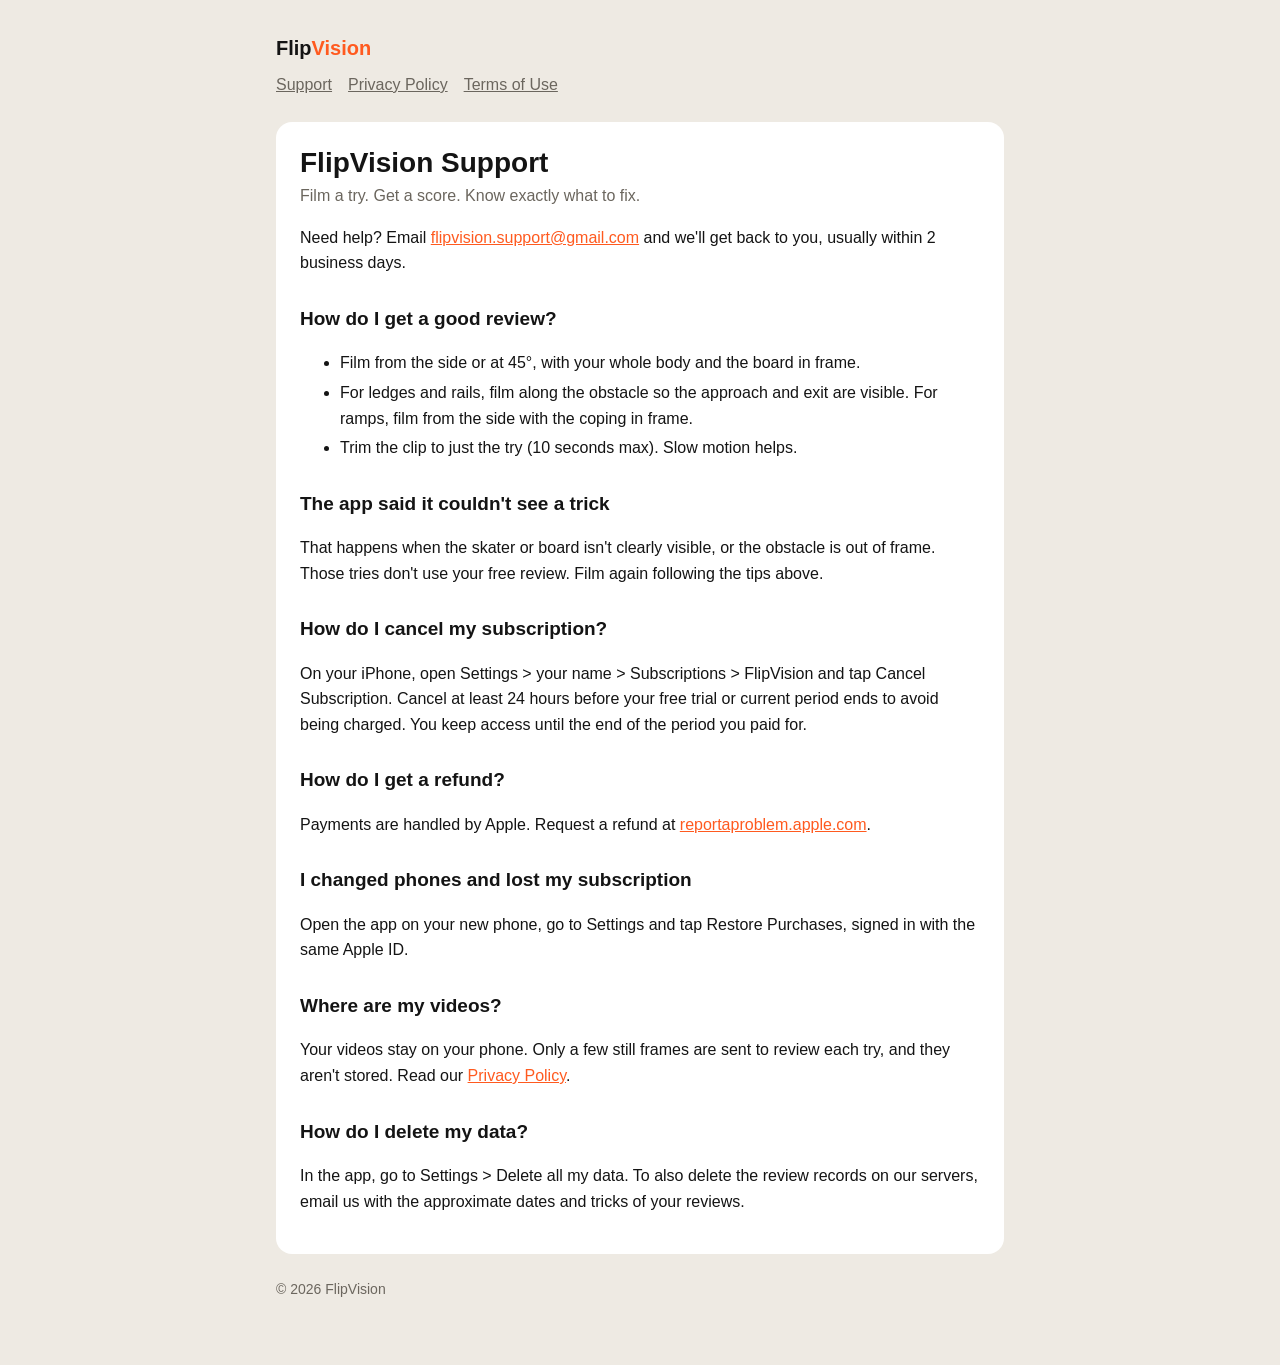
<file: index.html>
<!doctype html>
<html lang="en">
<head>
<meta charset="utf-8">
<meta name="viewport" content="width=device-width, initial-scale=1">
<title>FlipVision Support</title>
<link rel="stylesheet" href="style.css">
</head>
<body>
<main>
<header><a href="./">Flip<span>Vision</span></a></header>
<nav><a href="./">Support</a><a href="privacy.html">Privacy Policy</a><a href="terms.html">Terms of Use</a></nav>
<article>
<h1>FlipVision Support</h1>
<p class="meta">Film a try. Get a score. Know exactly what to fix.</p>
<p>Need help? Email <a href="mailto:flipvision.support@gmail.com">flipvision.support@gmail.com</a> and we'll get back to you, usually within 2 business days.</p>

<h2>How do I get a good review?</h2>
<ul>
<li>Film from the side or at 45°, with your whole body and the board in frame.</li>
<li>For ledges and rails, film along the obstacle so the approach and exit are visible. For ramps, film from the side with the coping in frame.</li>
<li>Trim the clip to just the try (10 seconds max). Slow motion helps.</li>
</ul>

<h2>The app said it couldn't see a trick</h2>
<p>That happens when the skater or board isn't clearly visible, or the obstacle is out of frame. Those tries don't use your free review. Film again following the tips above.</p>

<h2>How do I cancel my subscription?</h2>
<p>On your iPhone, open Settings &gt; your name &gt; Subscriptions &gt; FlipVision and tap Cancel Subscription. Cancel at least 24 hours before your free trial or current period ends to avoid being charged. You keep access until the end of the period you paid for.</p>

<h2>How do I get a refund?</h2>
<p>Payments are handled by Apple. Request a refund at <a href="https://reportaproblem.apple.com">reportaproblem.apple.com</a>.</p>

<h2>I changed phones and lost my subscription</h2>
<p>Open the app on your new phone, go to Settings and tap Restore Purchases, signed in with the same Apple ID.</p>

<h2>Where are my videos?</h2>
<p>Your videos stay on your phone. Only a few still frames are sent to review each try, and they aren't stored. Read our <a href="privacy.html">Privacy Policy</a>.</p>

<h2>How do I delete my data?</h2>
<p>In the app, go to Settings &gt; Delete all my data. To also delete the review records on our servers, email us with the approximate dates and tricks of your reviews.</p>
</article>
<footer>© 2026 FlipVision</footer>
</main>
</body>
</html>
</file>
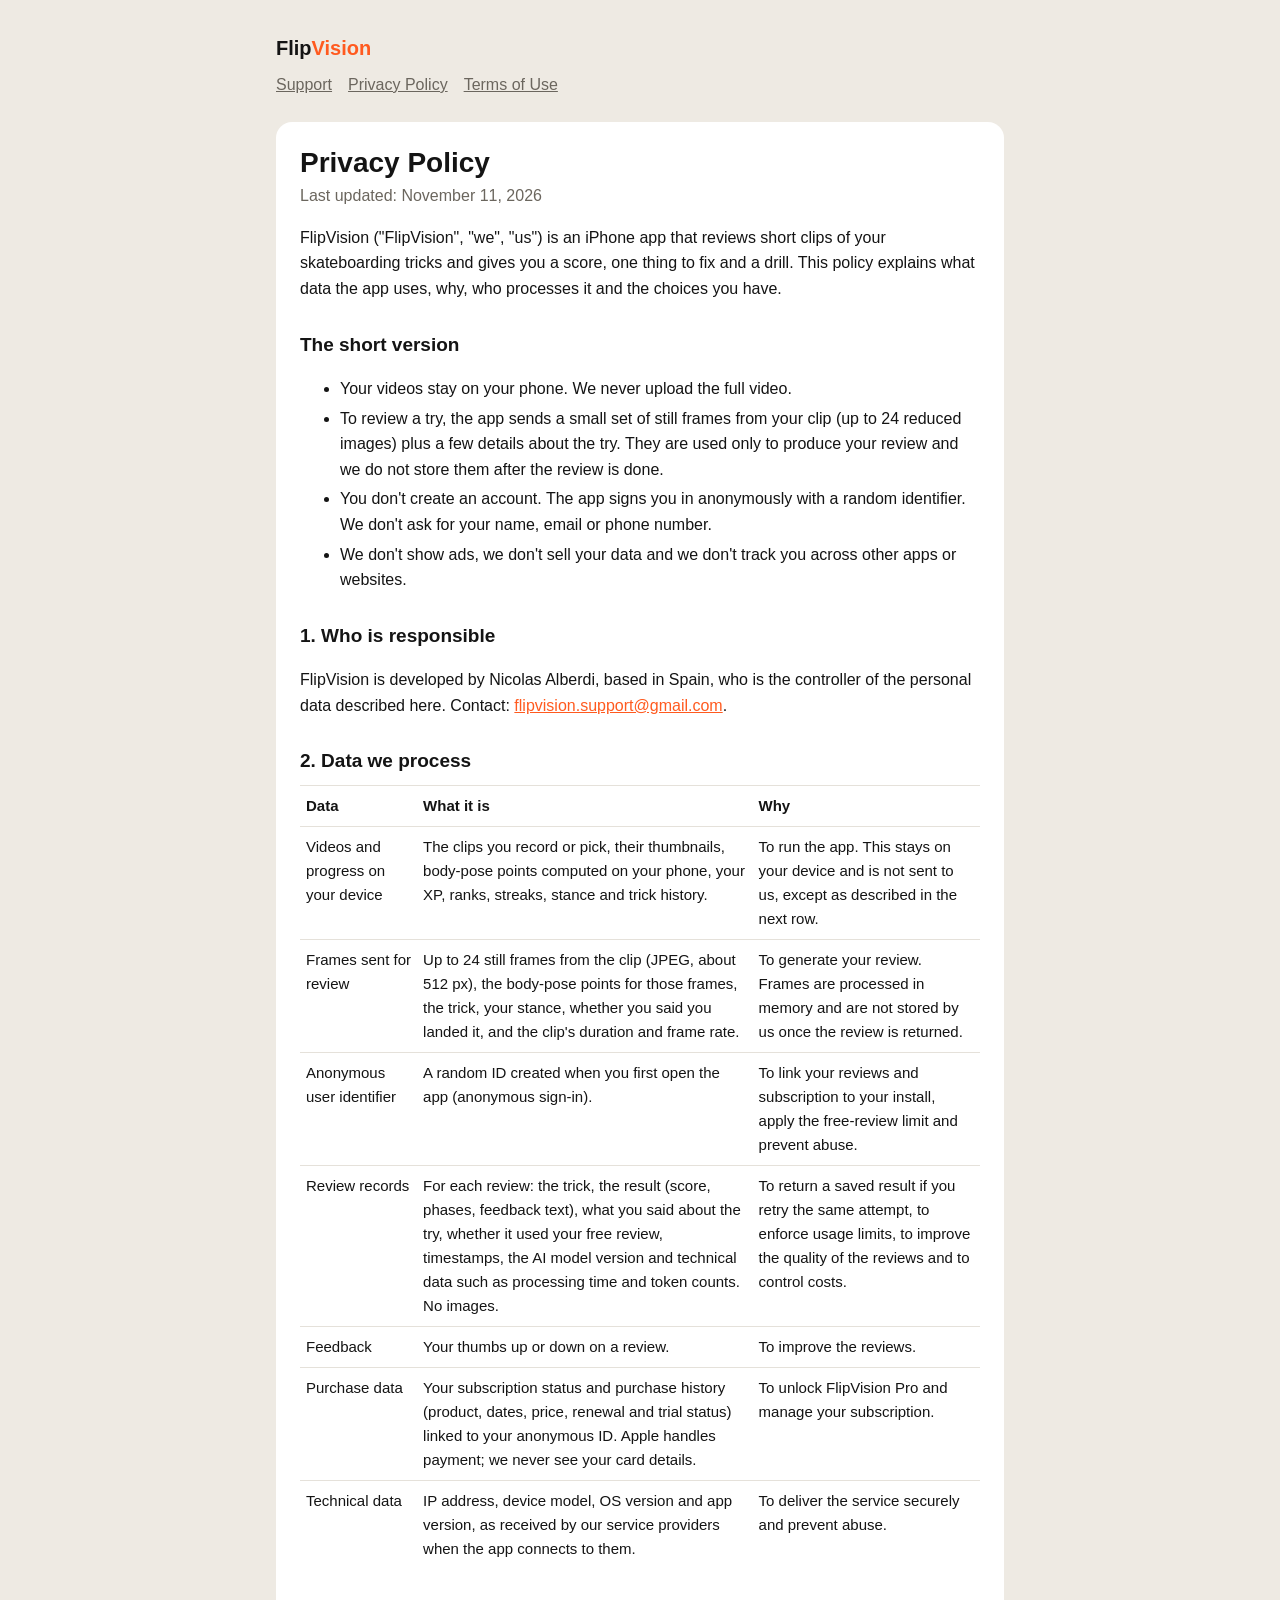
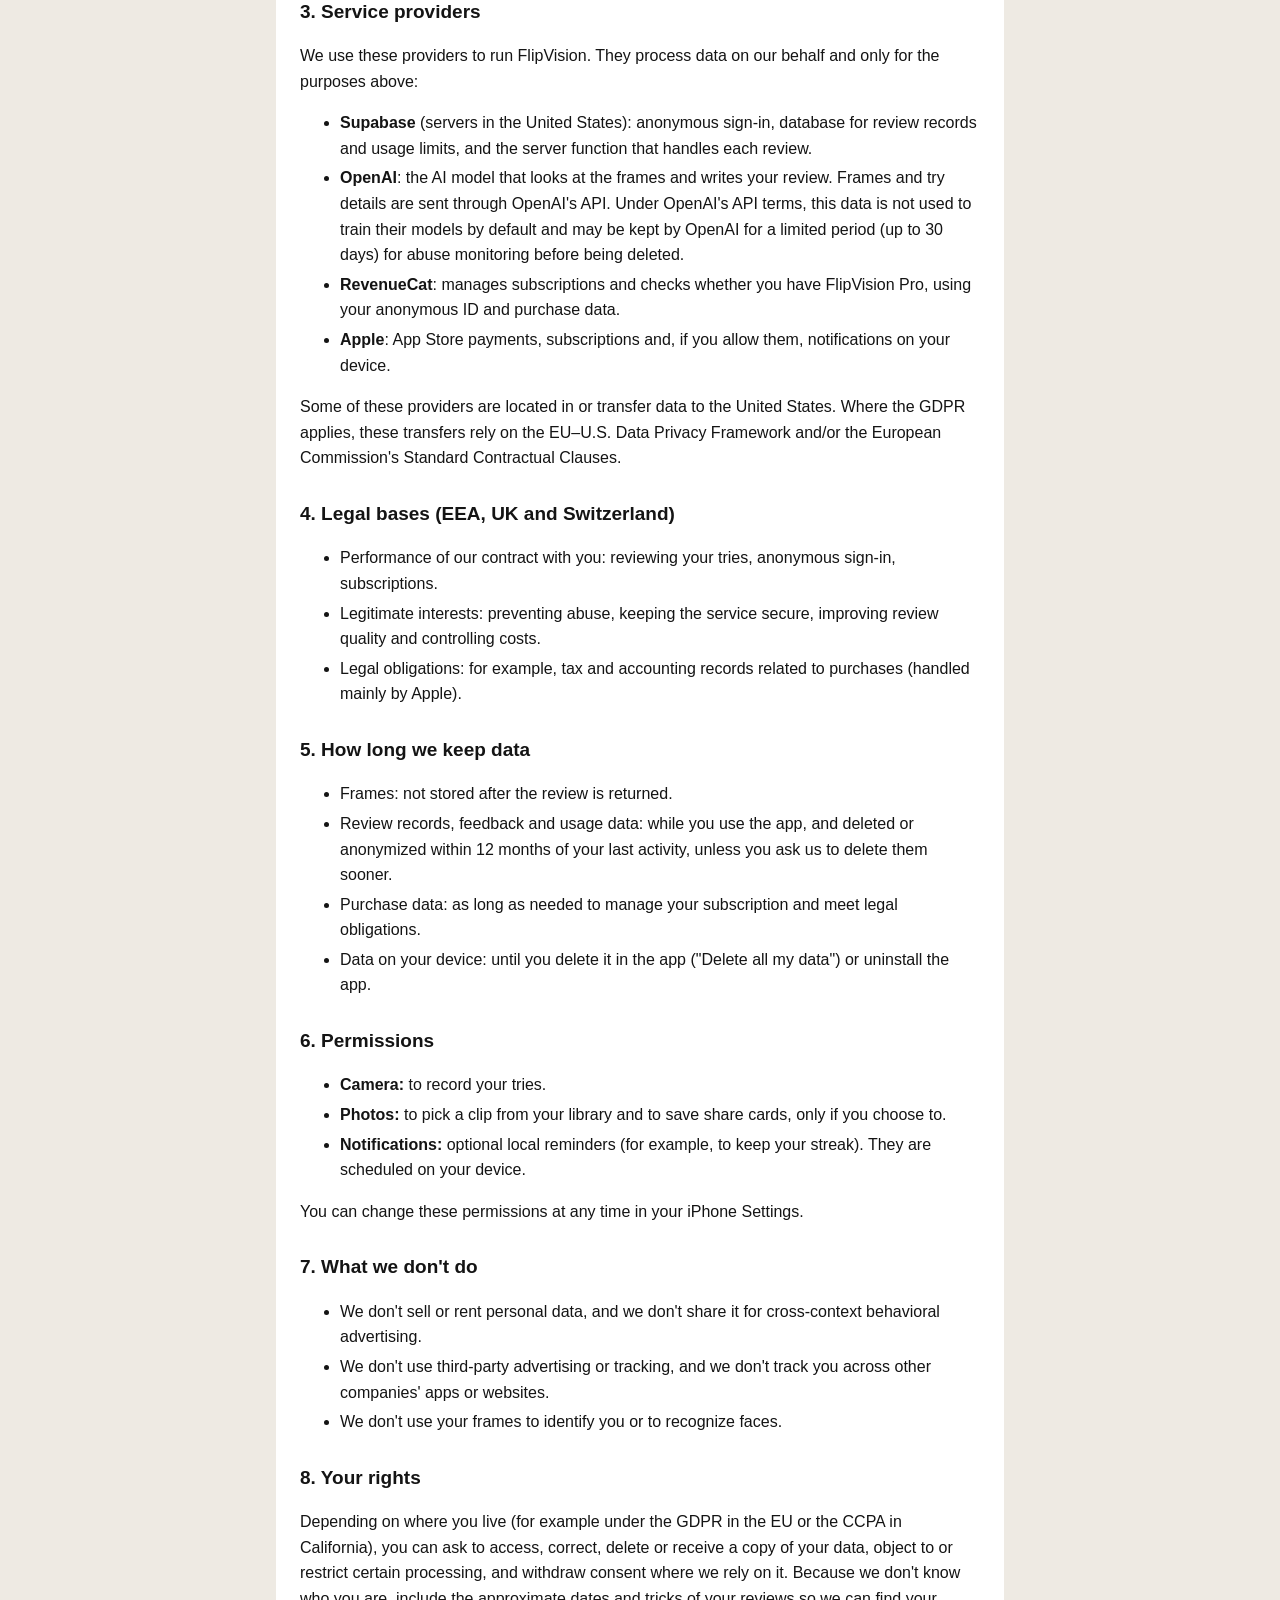
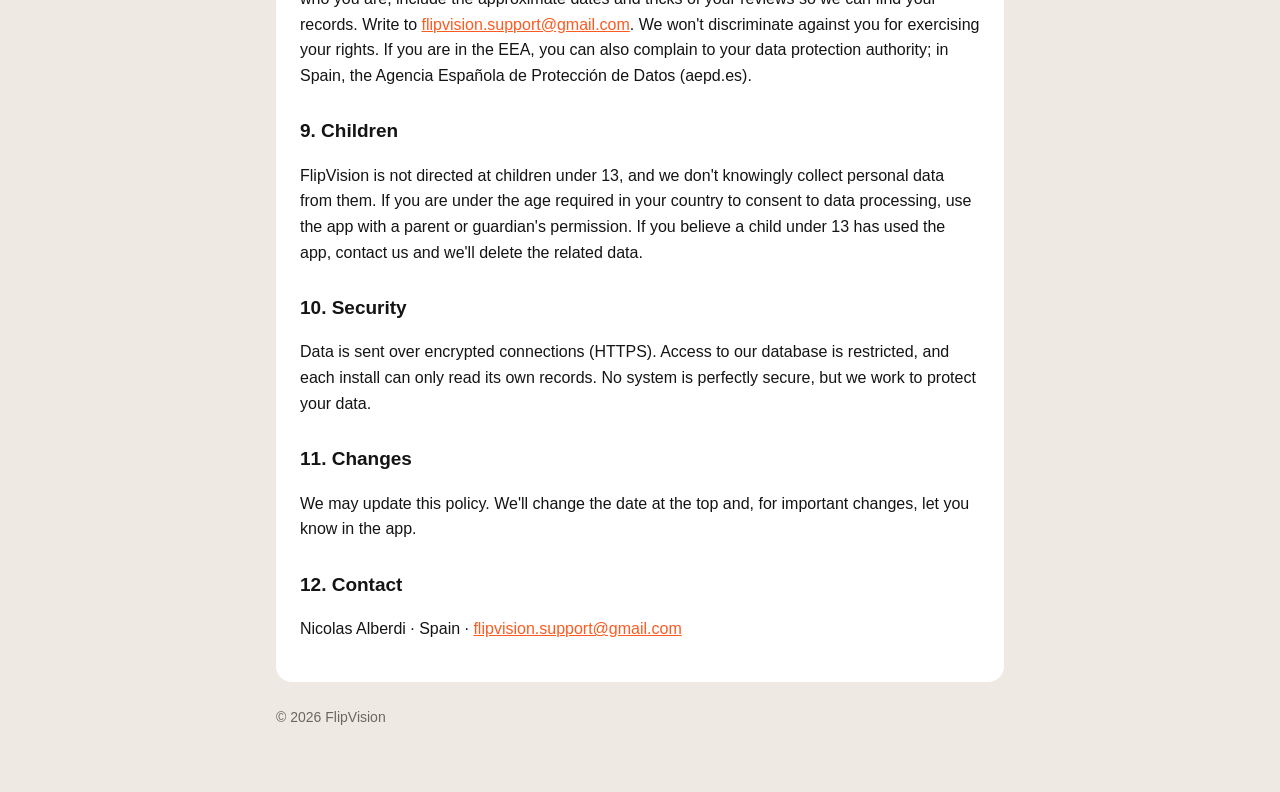
<file: privacy.html>
<!doctype html>
<html lang="en">
<head>
<meta charset="utf-8">
<meta name="viewport" content="width=device-width, initial-scale=1">
<title>Privacy Policy · FlipVision</title>
<link rel="stylesheet" href="style.css">
</head>
<body>
<main>
<header><a href="./">Flip<span>Vision</span></a></header>
<nav><a href="./">Support</a><a href="privacy.html">Privacy Policy</a><a href="terms.html">Terms of Use</a></nav>
<article>
<h1>Privacy Policy</h1>
<p class="meta">Last updated: November 11, 2026</p>

<p>FlipVision ("FlipVision", "we", "us") is an iPhone app that reviews short clips of your skateboarding tricks and gives you a score, one thing to fix and a drill. This policy explains what data the app uses, why, who processes it and the choices you have.</p>

<h2>The short version</h2>
<ul>
<li>Your videos stay on your phone. We never upload the full video.</li>
<li>To review a try, the app sends a small set of still frames from your clip (up to 24 reduced images) plus a few details about the try. They are used only to produce your review and we do not store them after the review is done.</li>
<li>You don't create an account. The app signs you in anonymously with a random identifier. We don't ask for your name, email or phone number.</li>
<li>We don't show ads, we don't sell your data and we don't track you across other apps or websites.</li>
</ul>

<h2>1. Who is responsible</h2>
<p>FlipVision is developed by Nicolas Alberdi, based in Spain, who is the controller of the personal data described here. Contact: <a href="mailto:flipvision.support@gmail.com">flipvision.support@gmail.com</a>.</p>

<h2>2. Data we process</h2>
<table>
<tr><th>Data</th><th>What it is</th><th>Why</th></tr>
<tr><td>Videos and progress on your device</td><td>The clips you record or pick, their thumbnails, body-pose points computed on your phone, your XP, ranks, streaks, stance and trick history.</td><td>To run the app. This stays on your device and is not sent to us, except as described in the next row.</td></tr>
<tr><td>Frames sent for review</td><td>Up to 24 still frames from the clip (JPEG, about 512 px), the body-pose points for those frames, the trick, your stance, whether you said you landed it, and the clip's duration and frame rate.</td><td>To generate your review. Frames are processed in memory and are not stored by us once the review is returned.</td></tr>
<tr><td>Anonymous user identifier</td><td>A random ID created when you first open the app (anonymous sign-in).</td><td>To link your reviews and subscription to your install, apply the free-review limit and prevent abuse.</td></tr>
<tr><td>Review records</td><td>For each review: the trick, the result (score, phases, feedback text), what you said about the try, whether it used your free review, timestamps, the AI model version and technical data such as processing time and token counts. No images.</td><td>To return a saved result if you retry the same attempt, to enforce usage limits, to improve the quality of the reviews and to control costs.</td></tr>
<tr><td>Feedback</td><td>Your thumbs up or down on a review.</td><td>To improve the reviews.</td></tr>
<tr><td>Purchase data</td><td>Your subscription status and purchase history (product, dates, price, renewal and trial status) linked to your anonymous ID. Apple handles payment; we never see your card details.</td><td>To unlock FlipVision Pro and manage your subscription.</td></tr>
<tr><td>Technical data</td><td>IP address, device model, OS version and app version, as received by our service providers when the app connects to them.</td><td>To deliver the service securely and prevent abuse.</td></tr>
</table>

<h2>3. Service providers</h2>
<p>We use these providers to run FlipVision. They process data on our behalf and only for the purposes above:</p>
<ul>
<li><strong>Supabase</strong> (servers in the United States): anonymous sign-in, database for review records and usage limits, and the server function that handles each review.</li>
<li><strong>OpenAI</strong>: the AI model that looks at the frames and writes your review. Frames and try details are sent through OpenAI's API. Under OpenAI's API terms, this data is not used to train their models by default and may be kept by OpenAI for a limited period (up to 30 days) for abuse monitoring before being deleted.</li>
<li><strong>RevenueCat</strong>: manages subscriptions and checks whether you have FlipVision Pro, using your anonymous ID and purchase data.</li>
<li><strong>Apple</strong>: App Store payments, subscriptions and, if you allow them, notifications on your device.</li>
</ul>
<p>Some of these providers are located in or transfer data to the United States. Where the GDPR applies, these transfers rely on the EU–U.S. Data Privacy Framework and/or the European Commission's Standard Contractual Clauses.</p>

<h2>4. Legal bases (EEA, UK and Switzerland)</h2>
<ul>
<li>Performance of our contract with you: reviewing your tries, anonymous sign-in, subscriptions.</li>
<li>Legitimate interests: preventing abuse, keeping the service secure, improving review quality and controlling costs.</li>
<li>Legal obligations: for example, tax and accounting records related to purchases (handled mainly by Apple).</li>
</ul>

<h2>5. How long we keep data</h2>
<ul>
<li>Frames: not stored after the review is returned.</li>
<li>Review records, feedback and usage data: while you use the app, and deleted or anonymized within 12 months of your last activity, unless you ask us to delete them sooner.</li>
<li>Purchase data: as long as needed to manage your subscription and meet legal obligations.</li>
<li>Data on your device: until you delete it in the app ("Delete all my data") or uninstall the app.</li>
</ul>

<h2>6. Permissions</h2>
<ul>
<li><strong>Camera:</strong> to record your tries.</li>
<li><strong>Photos:</strong> to pick a clip from your library and to save share cards, only if you choose to.</li>
<li><strong>Notifications:</strong> optional local reminders (for example, to keep your streak). They are scheduled on your device.</li>
</ul>
<p>You can change these permissions at any time in your iPhone Settings.</p>

<h2>7. What we don't do</h2>
<ul>
<li>We don't sell or rent personal data, and we don't share it for cross-context behavioral advertising.</li>
<li>We don't use third-party advertising or tracking, and we don't track you across other companies' apps or websites.</li>
<li>We don't use your frames to identify you or to recognize faces.</li>
</ul>

<h2>8. Your rights</h2>
<p>Depending on where you live (for example under the GDPR in the EU or the CCPA in California), you can ask to access, correct, delete or receive a copy of your data, object to or restrict certain processing, and withdraw consent where we rely on it. Because we don't know who you are, include the approximate dates and tricks of your reviews so we can find your records. Write to <a href="mailto:flipvision.support@gmail.com">flipvision.support@gmail.com</a>. We won't discriminate against you for exercising your rights. If you are in the EEA, you can also complain to your data protection authority; in Spain, the Agencia Española de Protección de Datos (aepd.es).</p>

<h2>9. Children</h2>
<p>FlipVision is not directed at children under 13, and we don't knowingly collect personal data from them. If you are under the age required in your country to consent to data processing, use the app with a parent or guardian's permission. If you believe a child under 13 has used the app, contact us and we'll delete the related data.</p>

<h2>10. Security</h2>
<p>Data is sent over encrypted connections (HTTPS). Access to our database is restricted, and each install can only read its own records. No system is perfectly secure, but we work to protect your data.</p>

<h2>11. Changes</h2>
<p>We may update this policy. We'll change the date at the top and, for important changes, let you know in the app.</p>

<h2>12. Contact</h2>
<p>Nicolas Alberdi · Spain · <a href="mailto:flipvision.support@gmail.com">flipvision.support@gmail.com</a></p>
</article>
<footer>© 2026 FlipVision</footer>
</main>
</body>
</html>
</file>
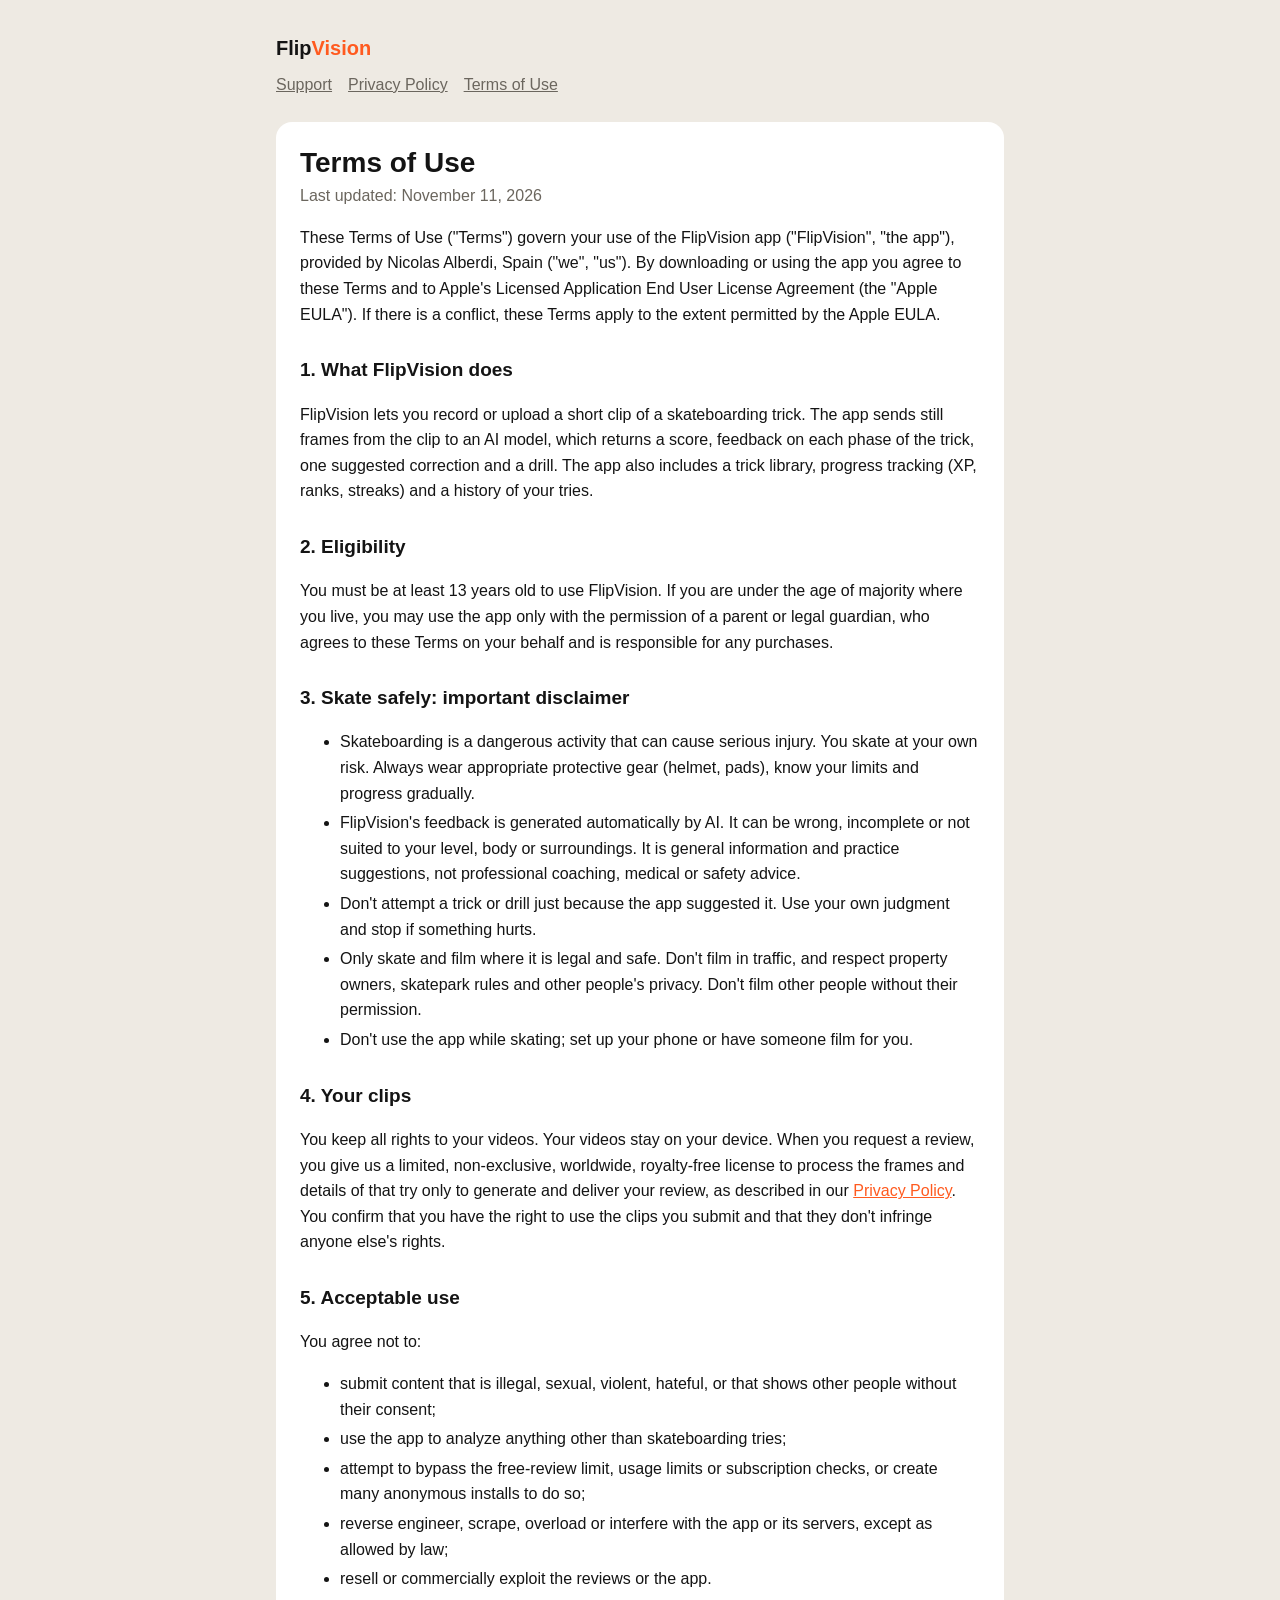
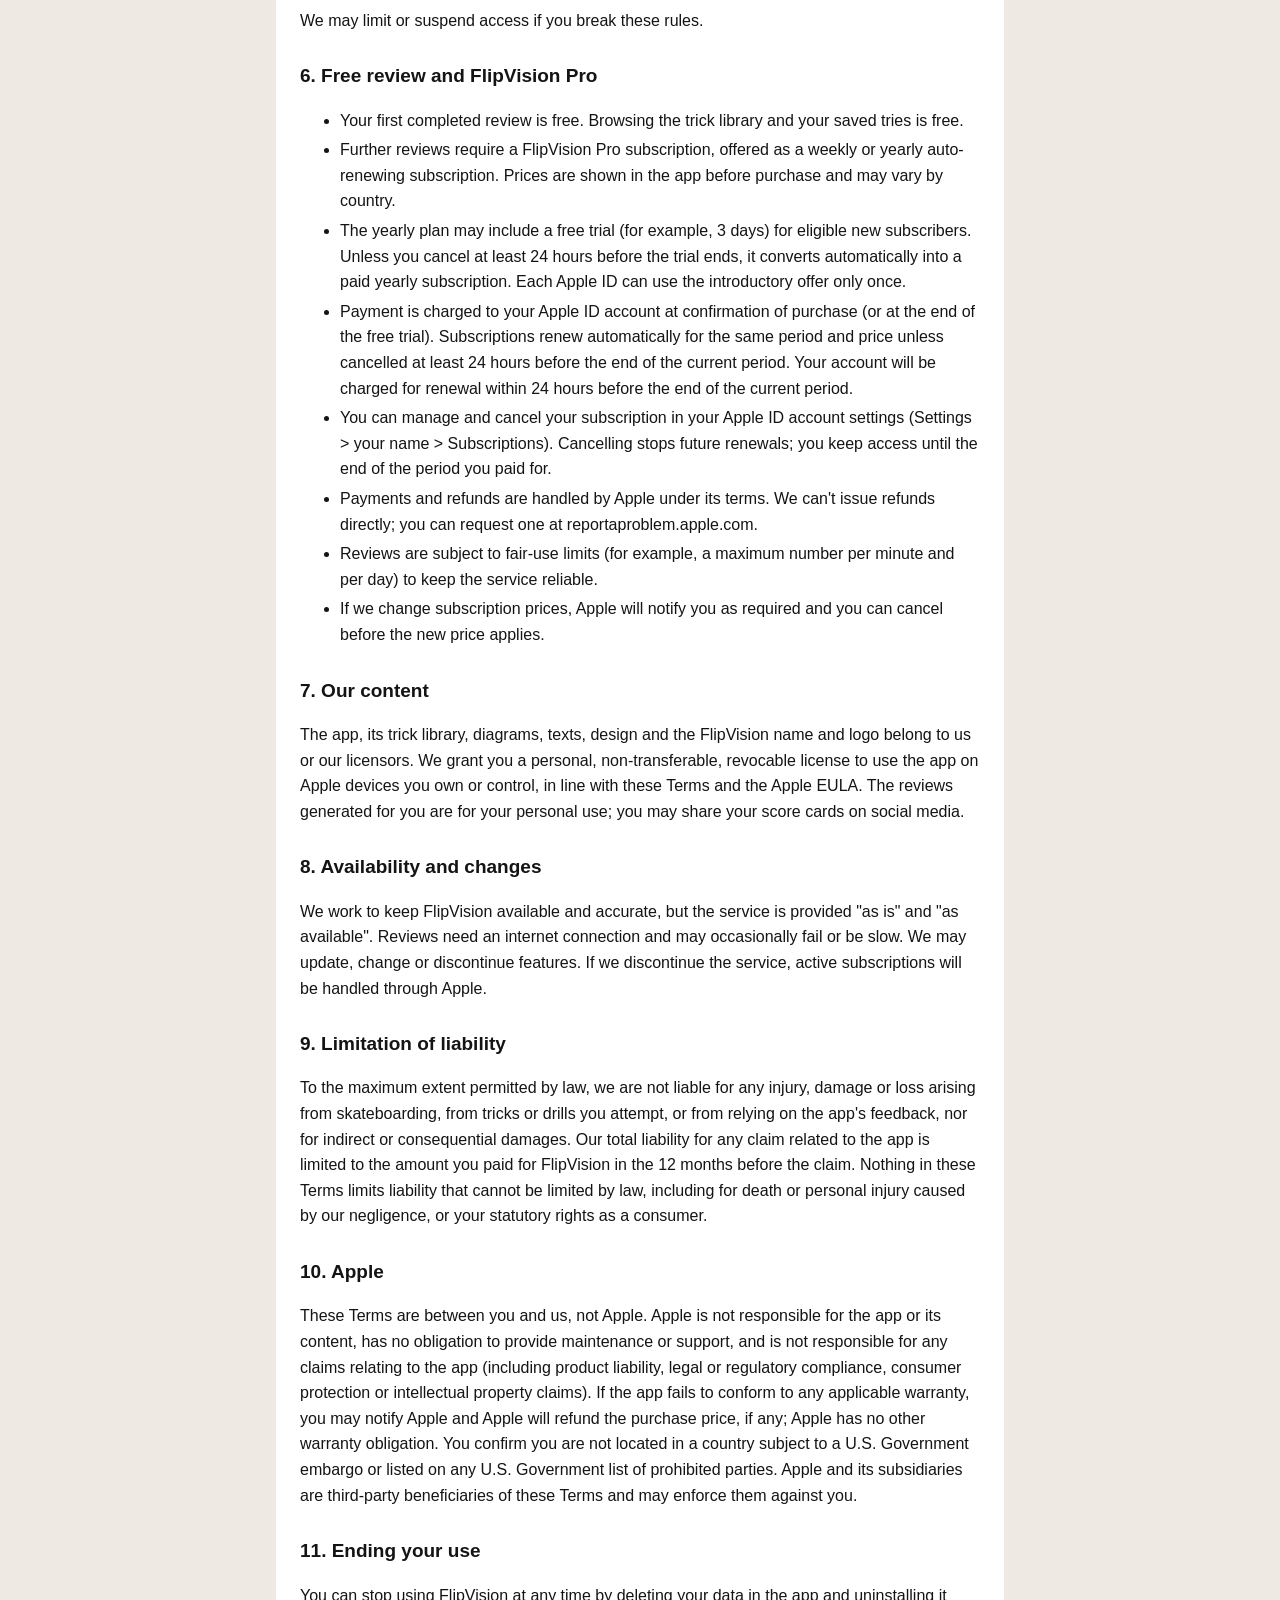
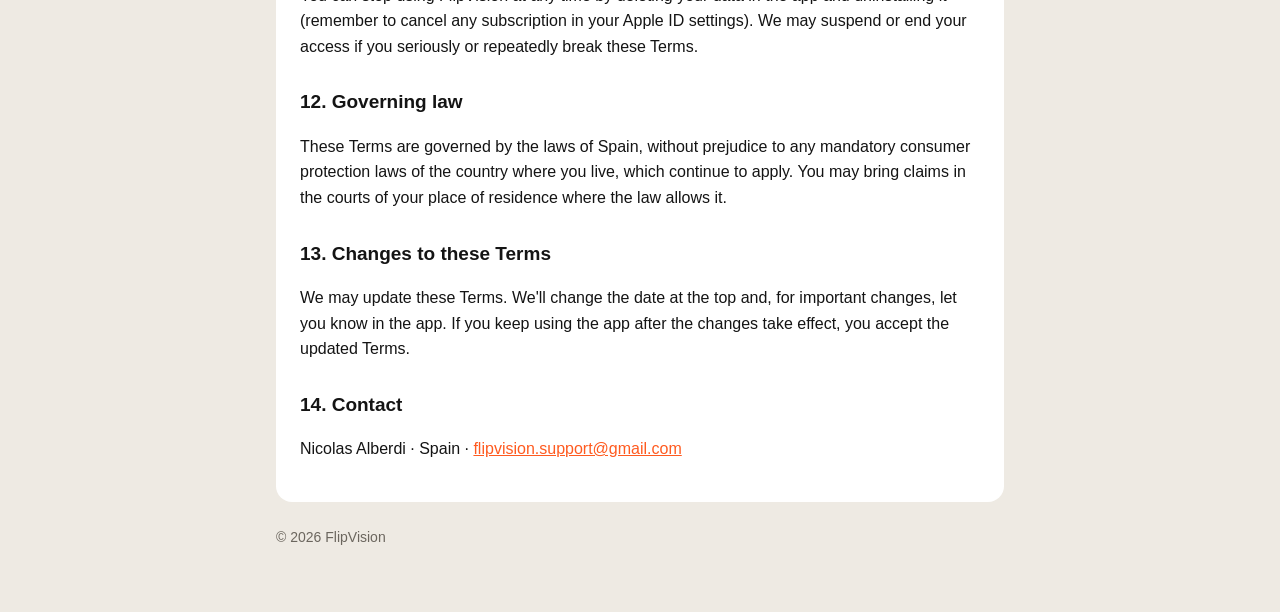
<file: terms.html>
<!doctype html>
<html lang="en">
<head>
<meta charset="utf-8">
<meta name="viewport" content="width=device-width, initial-scale=1">
<title>Terms of Use · FlipVision</title>
<link rel="stylesheet" href="style.css">
</head>
<body>
<main>
<header><a href="./">Flip<span>Vision</span></a></header>
<nav><a href="./">Support</a><a href="privacy.html">Privacy Policy</a><a href="terms.html">Terms of Use</a></nav>
<article>
<h1>Terms of Use</h1>
<p class="meta">Last updated: November 11, 2026</p>

<p>These Terms of Use ("Terms") govern your use of the FlipVision app ("FlipVision", "the app"), provided by Nicolas Alberdi, Spain ("we", "us"). By downloading or using the app you agree to these Terms and to Apple's Licensed Application End User License Agreement (the "Apple EULA"). If there is a conflict, these Terms apply to the extent permitted by the Apple EULA.</p>

<h2>1. What FlipVision does</h2>
<p>FlipVision lets you record or upload a short clip of a skateboarding trick. The app sends still frames from the clip to an AI model, which returns a score, feedback on each phase of the trick, one suggested correction and a drill. The app also includes a trick library, progress tracking (XP, ranks, streaks) and a history of your tries.</p>

<h2>2. Eligibility</h2>
<p>You must be at least 13 years old to use FlipVision. If you are under the age of majority where you live, you may use the app only with the permission of a parent or legal guardian, who agrees to these Terms on your behalf and is responsible for any purchases.</p>

<h2>3. Skate safely: important disclaimer</h2>
<ul>
<li>Skateboarding is a dangerous activity that can cause serious injury. You skate at your own risk. Always wear appropriate protective gear (helmet, pads), know your limits and progress gradually.</li>
<li>FlipVision's feedback is generated automatically by AI. It can be wrong, incomplete or not suited to your level, body or surroundings. It is general information and practice suggestions, not professional coaching, medical or safety advice.</li>
<li>Don't attempt a trick or drill just because the app suggested it. Use your own judgment and stop if something hurts.</li>
<li>Only skate and film where it is legal and safe. Don't film in traffic, and respect property owners, skatepark rules and other people's privacy. Don't film other people without their permission.</li>
<li>Don't use the app while skating; set up your phone or have someone film for you.</li>
</ul>

<h2>4. Your clips</h2>
<p>You keep all rights to your videos. Your videos stay on your device. When you request a review, you give us a limited, non-exclusive, worldwide, royalty-free license to process the frames and details of that try only to generate and deliver your review, as described in our <a href="privacy.html">Privacy Policy</a>. You confirm that you have the right to use the clips you submit and that they don't infringe anyone else's rights.</p>

<h2>5. Acceptable use</h2>
<p>You agree not to:</p>
<ul>
<li>submit content that is illegal, sexual, violent, hateful, or that shows other people without their consent;</li>
<li>use the app to analyze anything other than skateboarding tries;</li>
<li>attempt to bypass the free-review limit, usage limits or subscription checks, or create many anonymous installs to do so;</li>
<li>reverse engineer, scrape, overload or interfere with the app or its servers, except as allowed by law;</li>
<li>resell or commercially exploit the reviews or the app.</li>
</ul>
<p>We may limit or suspend access if you break these rules.</p>

<h2>6. Free review and FlipVision Pro</h2>
<ul>
<li>Your first completed review is free. Browsing the trick library and your saved tries is free.</li>
<li>Further reviews require a FlipVision Pro subscription, offered as a weekly or yearly auto-renewing subscription. Prices are shown in the app before purchase and may vary by country.</li>
<li>The yearly plan may include a free trial (for example, 3 days) for eligible new subscribers. Unless you cancel at least 24 hours before the trial ends, it converts automatically into a paid yearly subscription. Each Apple ID can use the introductory offer only once.</li>
<li>Payment is charged to your Apple ID account at confirmation of purchase (or at the end of the free trial). Subscriptions renew automatically for the same period and price unless cancelled at least 24 hours before the end of the current period. Your account will be charged for renewal within 24 hours before the end of the current period.</li>
<li>You can manage and cancel your subscription in your Apple ID account settings (Settings &gt; your name &gt; Subscriptions). Cancelling stops future renewals; you keep access until the end of the period you paid for.</li>
<li>Payments and refunds are handled by Apple under its terms. We can't issue refunds directly; you can request one at reportaproblem.apple.com.</li>
<li>Reviews are subject to fair-use limits (for example, a maximum number per minute and per day) to keep the service reliable.</li>
<li>If we change subscription prices, Apple will notify you as required and you can cancel before the new price applies.</li>
</ul>

<h2>7. Our content</h2>
<p>The app, its trick library, diagrams, texts, design and the FlipVision name and logo belong to us or our licensors. We grant you a personal, non-transferable, revocable license to use the app on Apple devices you own or control, in line with these Terms and the Apple EULA. The reviews generated for you are for your personal use; you may share your score cards on social media.</p>

<h2>8. Availability and changes</h2>
<p>We work to keep FlipVision available and accurate, but the service is provided "as is" and "as available". Reviews need an internet connection and may occasionally fail or be slow. We may update, change or discontinue features. If we discontinue the service, active subscriptions will be handled through Apple.</p>

<h2>9. Limitation of liability</h2>
<p>To the maximum extent permitted by law, we are not liable for any injury, damage or loss arising from skateboarding, from tricks or drills you attempt, or from relying on the app's feedback, nor for indirect or consequential damages. Our total liability for any claim related to the app is limited to the amount you paid for FlipVision in the 12 months before the claim. Nothing in these Terms limits liability that cannot be limited by law, including for death or personal injury caused by our negligence, or your statutory rights as a consumer.</p>

<h2>10. Apple</h2>
<p>These Terms are between you and us, not Apple. Apple is not responsible for the app or its content, has no obligation to provide maintenance or support, and is not responsible for any claims relating to the app (including product liability, legal or regulatory compliance, consumer protection or intellectual property claims). If the app fails to conform to any applicable warranty, you may notify Apple and Apple will refund the purchase price, if any; Apple has no other warranty obligation. You confirm you are not located in a country subject to a U.S. Government embargo or listed on any U.S. Government list of prohibited parties. Apple and its subsidiaries are third-party beneficiaries of these Terms and may enforce them against you.</p>

<h2>11. Ending your use</h2>
<p>You can stop using FlipVision at any time by deleting your data in the app and uninstalling it (remember to cancel any subscription in your Apple ID settings). We may suspend or end your access if you seriously or repeatedly break these Terms.</p>

<h2>12. Governing law</h2>
<p>These Terms are governed by the laws of Spain, without prejudice to any mandatory consumer protection laws of the country where you live, which continue to apply. You may bring claims in the courts of your place of residence where the law allows it.</p>

<h2>13. Changes to these Terms</h2>
<p>We may update these Terms. We'll change the date at the top and, for important changes, let you know in the app. If you keep using the app after the changes take effect, you accept the updated Terms.</p>

<h2>14. Contact</h2>
<p>Nicolas Alberdi · Spain · <a href="mailto:flipvision.support@gmail.com">flipvision.support@gmail.com</a></p>
</article>
<footer>© 2026 FlipVision</footer>
</main>
</body>
</html>
</file>
<file: style.css>
:root{--bg:#EEEAE3;--card:#fff;--ink:#141414;--muted:#6B665E;--accent:#FF5A1F}
*{box-sizing:border-box}
body{margin:0;background:var(--bg);color:var(--ink);font:16px/1.6 -apple-system,BlinkMacSystemFont,"SF Pro Rounded","Segoe UI",Roboto,sans-serif}
main{max-width:760px;margin:0 auto;padding:32px 16px 64px}
header a{color:var(--ink);text-decoration:none;font-weight:700;font-size:20px}
header span{color:var(--accent)}
nav{margin:8px 0 24px;display:flex;gap:16px;flex-wrap:wrap}
nav a{color:var(--muted)}
article{background:var(--card);border-radius:16px;padding:24px}
h1{font-size:28px;line-height:1.2;margin:0 0 4px}
h2{font-size:19px;margin:28px 0 8px}
.meta{color:var(--muted);margin:0 0 16px}
a{color:var(--accent)}
li{margin:4px 0}
table{border-collapse:collapse;width:100%;font-size:15px}
td,th{border-top:1px solid #e5e1da;padding:8px 6px;text-align:left;vertical-align:top}
footer{color:var(--muted);font-size:14px;margin-top:24px}
</file>
